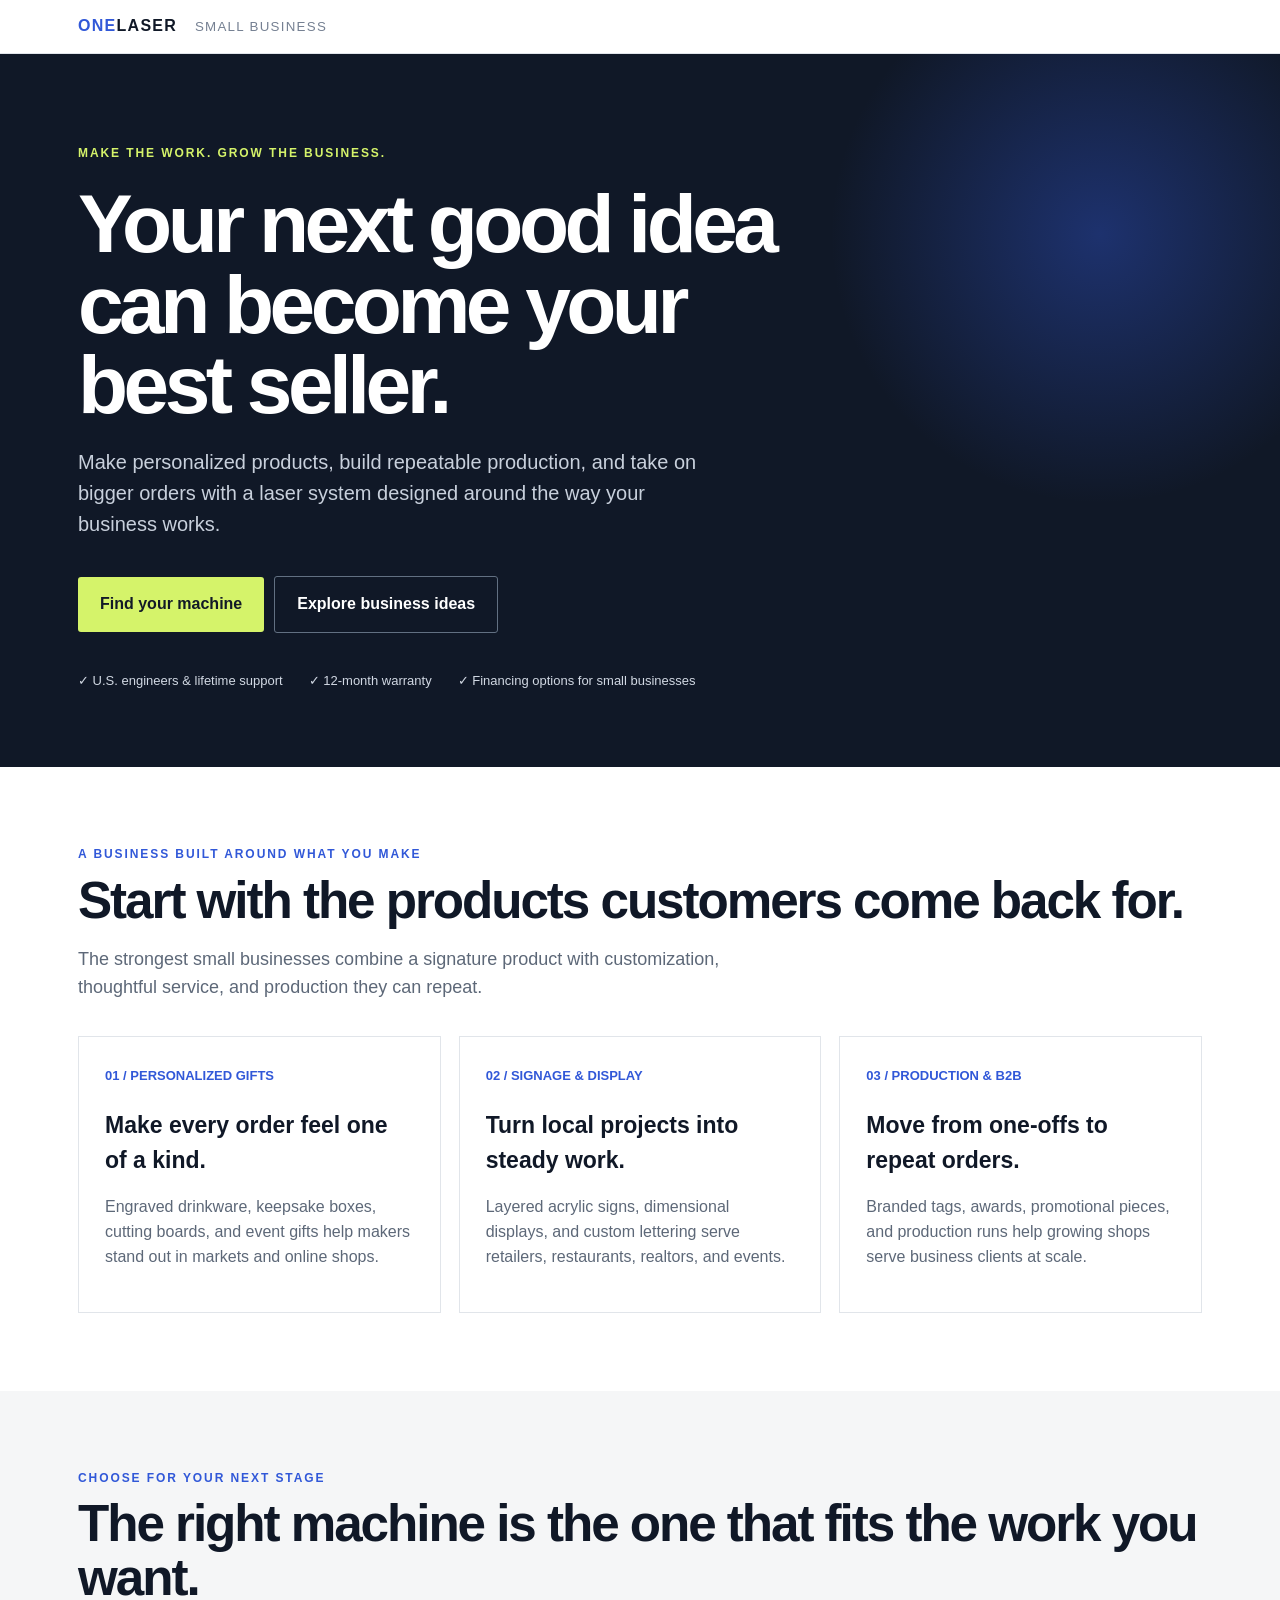
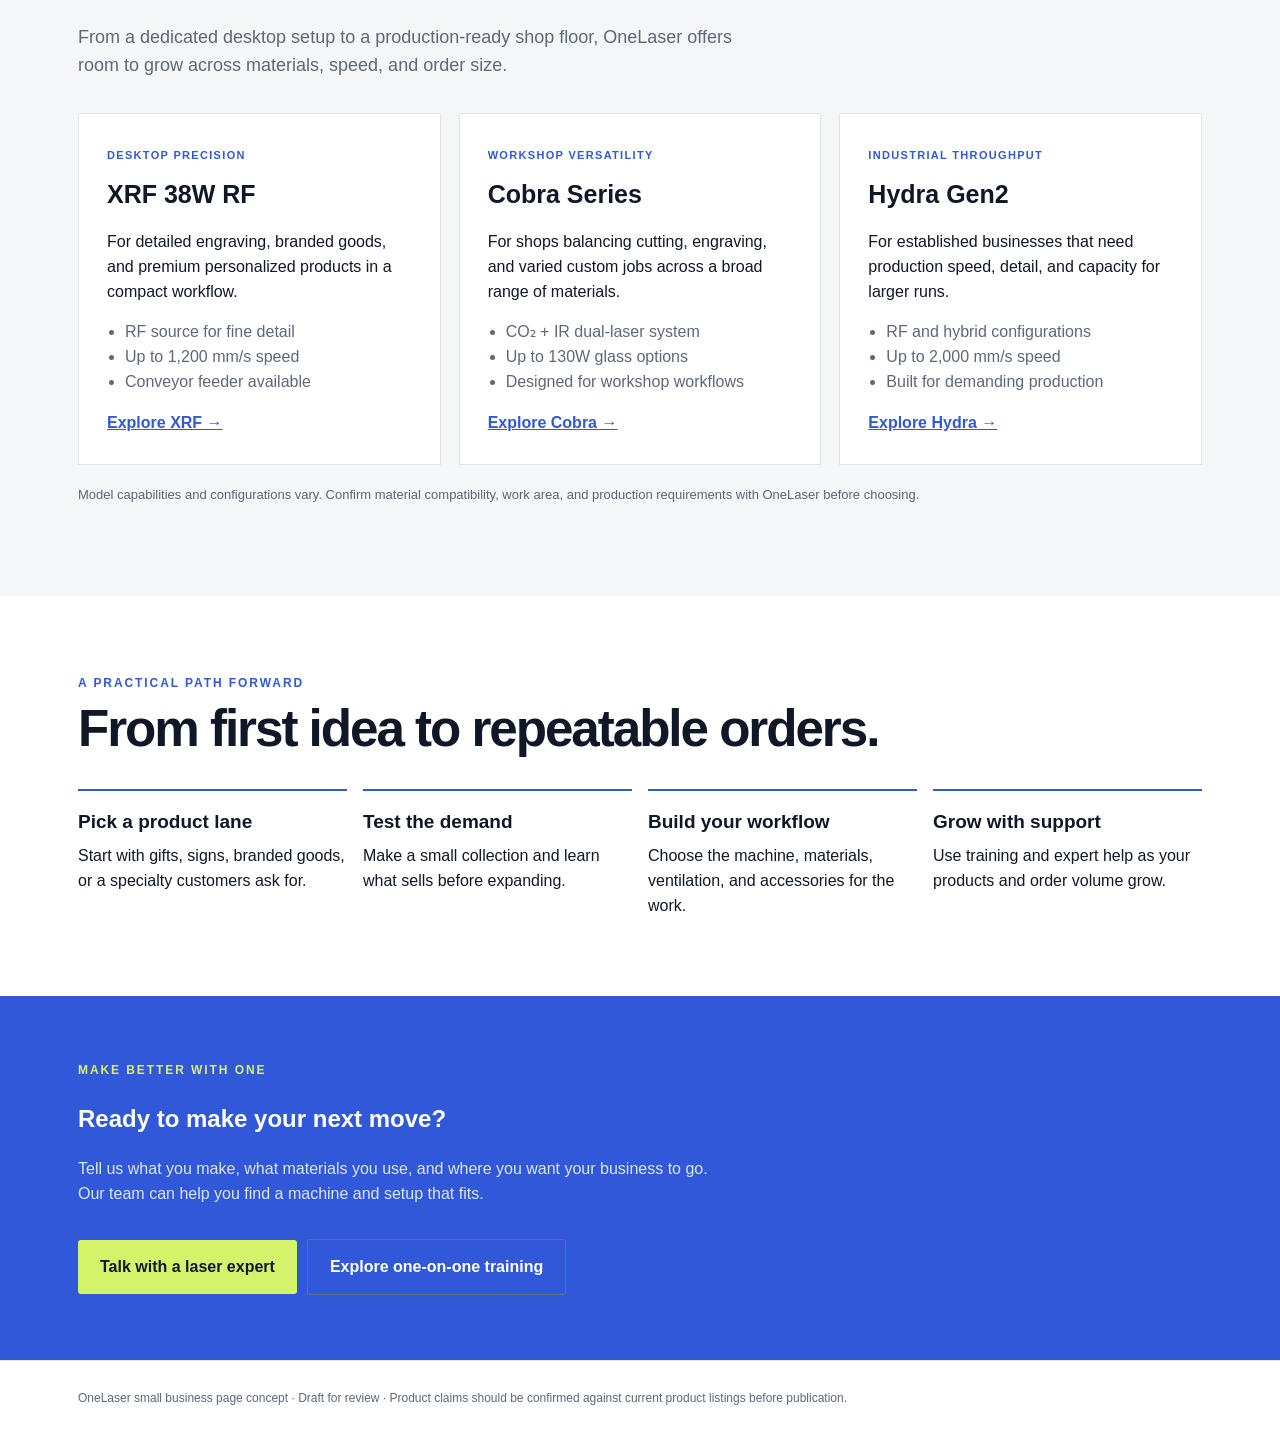
<file: index.html>
<!doctype html>
<html lang="en">
<head>
<meta charset="utf-8"><meta name="viewport" content="width=device-width,initial-scale=1">
<title>Build a Business That Makes — OneLaser</title>
<meta name="description" content="Turn your craft into a capable small business with production-ready laser systems, expert support, and a path that fits your work.">
<style>
:root{--ink:#101827;--muted:#5d6878;--blue:#3158d8;--lime:#d5f36a;--paper:#f5f6f7;--line:#e1e5ea}*{box-sizing:border-box}body{margin:0;font:16px/1.55 Inter,Arial,sans-serif;color:var(--ink)}a{color:inherit}.wrap{max-width:1180px;margin:auto;padding:0 28px}.top{padding:14px 0;border-bottom:1px solid var(--line);font-weight:800;letter-spacing:.08em}.top span{color:var(--blue)}.hero{background:#101827;color:white;padding:90px 0 76px;position:relative;overflow:hidden}.hero:after{content:"";position:absolute;width:560px;height:560px;border-radius:50%;background:radial-gradient(circle,#3158d866,transparent 68%);right:-100px;top:-100px}.eyebrow{text-transform:uppercase;letter-spacing:.16em;color:var(--lime);font-size:12px;font-weight:800}.hero h1{font-size:clamp(44px,7vw,82px);line-height:.98;letter-spacing:-.055em;max-width:760px;margin:22px 0}.hero p{font-size:20px;color:#c8d0dc;max-width:620px}.btn{display:inline-block;padding:15px 22px;background:var(--lime);color:#121927;text-decoration:none;font-weight:800;border-radius:3px;margin:16px 10px 0 0}.btn.alt{background:transparent;color:white;border:1px solid #627082}.proof{display:flex;gap:26px;flex-wrap:wrap;margin-top:38px;color:#d1d8e3;font-size:13px}.section{padding:78px 0}.section h2{font-size:clamp(32px,4vw,52px);line-height:1.06;letter-spacing:-.04em;margin:10px 0 16px}.intro{color:var(--muted);max-width:700px;font-size:18px}.grid{display:grid;grid-template-columns:repeat(3,1fr);gap:18px;margin-top:34px}.card{background:white;border:1px solid var(--line);padding:26px;min-height:260px}.card .num{color:var(--blue);font-weight:900;font-size:13px}.card h3{font-size:23px;margin:20px 0 8px}.card p{color:var(--muted)}.dark{background:var(--paper)}.product{background:#fff;border:1px solid var(--line);padding:28px}.product h3{font-size:25px;margin:8px 0}.tag{font-size:11px;font-weight:800;letter-spacing:.12em;text-transform:uppercase;color:var(--blue)}.product ul{padding-left:18px;color:var(--muted)}.product a{font-weight:800;color:var(--blue)}.steps{display:grid;grid-template-columns:repeat(4,1fr);gap:16px;margin-top:32px}.steps div{border-top:2px solid var(--blue);padding-top:16px}.steps b{display:block;font-size:19px;margin-bottom:8px}.cta{background:var(--blue);color:white;padding:65px 0}.cta h2{max-width:700px}.cta p{color:#dce4ff;max-width:640px}.foot{padding:28px 0;color:var(--muted);font-size:12px;border-top:1px solid var(--line)}@media(max-width:800px){.grid{grid-template-columns:1fr}.steps{grid-template-columns:1fr 1fr}.hero{padding:62px 0}.wrap{padding:0 20px}}@media(max-width:480px){.steps{grid-template-columns:1fr}.proof{gap:12px}}
</style></head><body>
<header class="top"><div class="wrap"><span>ONE</span>LASER <small style="font-weight:400;color:#758092;margin-left:12px">SMALL BUSINESS</small></div></header>
<main>
<section class="hero"><div class="wrap"><div class="eyebrow">Make the work. Grow the business.</div><h1>Your next good idea can become your best seller.</h1><p>Make personalized products, build repeatable production, and take on bigger orders with a laser system designed around the way your business works.</p><a class="btn" href="#find-your-fit">Find your machine</a><a class="btn alt" href="#business-paths">Explore business ideas</a><div class="proof"><span>✓ U.S. engineers & lifetime support</span><span>✓ 12-month warranty</span><span>✓ Financing options for small businesses</span></div></div></section>
<section class="section" id="business-paths"><div class="wrap"><div class="eyebrow" style="color:var(--blue)">A business built around what you make</div><h2>Start with the products customers come back for.</h2><p class="intro">The strongest small businesses combine a signature product with customization, thoughtful service, and production they can repeat.</p><div class="grid">
<article class="card"><span class="num">01 / PERSONALIZED GIFTS</span><h3>Make every order feel one of a kind.</h3><p>Engraved drinkware, keepsake boxes, cutting boards, and event gifts help makers stand out in markets and online shops.</p></article>
<article class="card"><span class="num">02 / SIGNAGE & DISPLAY</span><h3>Turn local projects into steady work.</h3><p>Layered acrylic signs, dimensional displays, and custom lettering serve retailers, restaurants, realtors, and events.</p></article>
<article class="card"><span class="num">03 / PRODUCTION & B2B</span><h3>Move from one-offs to repeat orders.</h3><p>Branded tags, awards, promotional pieces, and production runs help growing shops serve business clients at scale.</p></article>
</div></div></section>
<section class="section dark" id="find-your-fit"><div class="wrap"><div class="eyebrow" style="color:var(--blue)">Choose for your next stage</div><h2>The right machine is the one that fits the work you want.</h2><p class="intro">From a dedicated desktop setup to a production-ready shop floor, OneLaser offers room to grow across materials, speed, and order size.</p><div class="grid">
<article class="product"><span class="tag">Desktop precision</span><h3>XRF 38W RF</h3><p>For detailed engraving, branded goods, and premium personalized products in a compact workflow.</p><ul><li>RF source for fine detail</li><li>Up to 1,200 mm/s speed</li><li>Conveyor feeder available</li></ul><a href="https://1laser.com/products/xrf-performance-desktop-laser-engraver">Explore XRF →</a></article>
<article class="product"><span class="tag">Workshop versatility</span><h3>Cobra Series</h3><p>For shops balancing cutting, engraving, and varied custom jobs across a broad range of materials.</p><ul><li>CO₂ + IR dual-laser system</li><li>Up to 130W glass options</li><li>Designed for workshop workflows</li></ul><a href="https://1laser.com/collections/cobra-series">Explore Cobra →</a></article>
<article class="product"><span class="tag">Industrial throughput</span><h3>Hydra Gen2</h3><p>For established businesses that need production speed, detail, and capacity for larger runs.</p><ul><li>RF and hybrid configurations</li><li>Up to 2,000 mm/s speed</li><li>Built for demanding production</li></ul><a href="https://1laser.com/collections/hydra-series">Explore Hydra →</a></article>
</div><p style="font-size:13px;color:#596575;margin-top:20px">Model capabilities and configurations vary. Confirm material compatibility, work area, and production requirements with OneLaser before choosing.</p></div></section>
<section class="section"><div class="wrap"><div class="eyebrow" style="color:var(--blue)">A practical path forward</div><h2>From first idea to repeatable orders.</h2><div class="steps"><div><b>Pick a product lane</b><span>Start with gifts, signs, branded goods, or a specialty customers ask for.</span></div><div><b>Test the demand</b><span>Make a small collection and learn what sells before expanding.</span></div><div><b>Build your workflow</b><span>Choose the machine, materials, ventilation, and accessories for the work.</span></div><div><b>Grow with support</b><span>Use training and expert help as your products and order volume grow.</span></div></div></div></section>
<section class="cta"><div class="wrap"><div class="eyebrow">Make better with One</div><h2>Ready to make your next move?</h2><p>Tell us what you make, what materials you use, and where you want your business to go. Our team can help you find a machine and setup that fits.</p><a class="btn" href="https://1laser.com/pages/contact">Talk with a laser expert</a><a class="btn alt" href="https://1laser.com/pages/1-on-1-training">Explore one-on-one training</a></div></section>
</main><footer class="foot"><div class="wrap">OneLaser small business page concept · Draft for review · Product claims should be confirmed against current product listings before publication.</div></footer></body></html>
</file>
